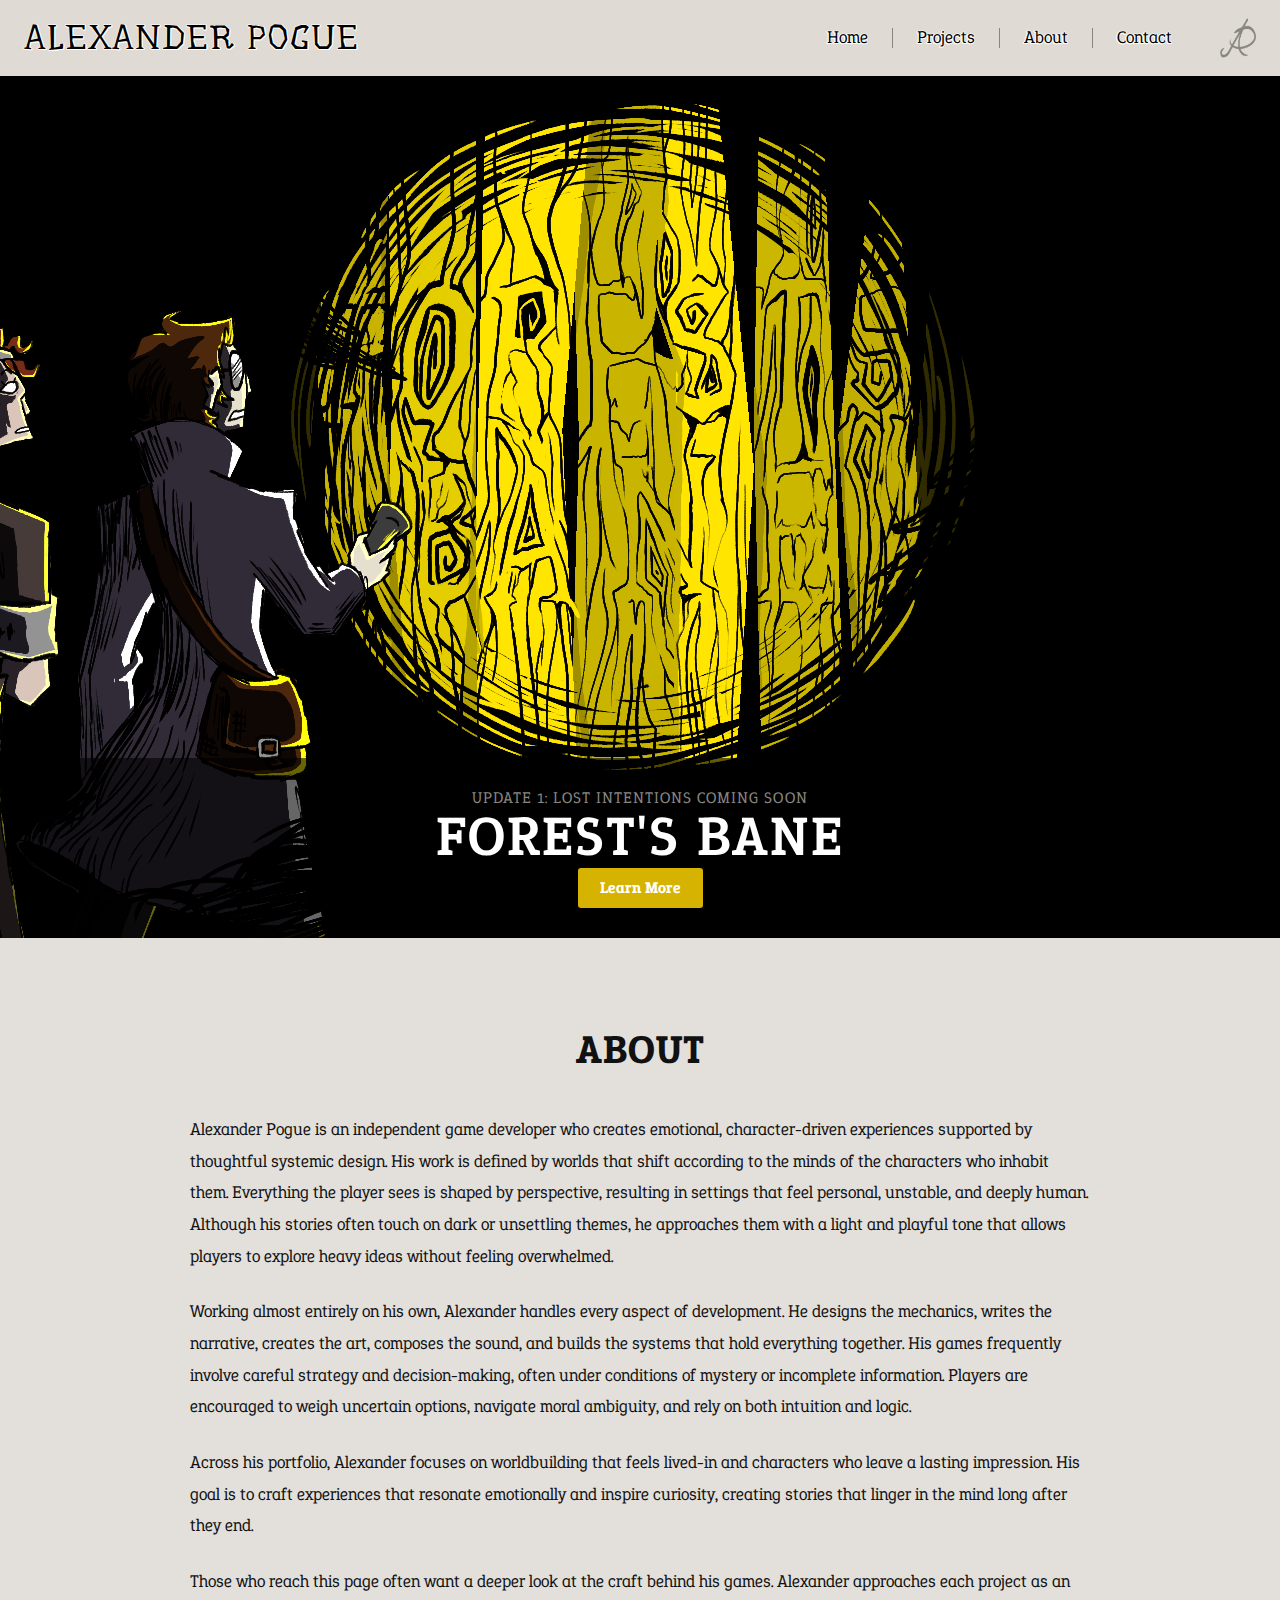
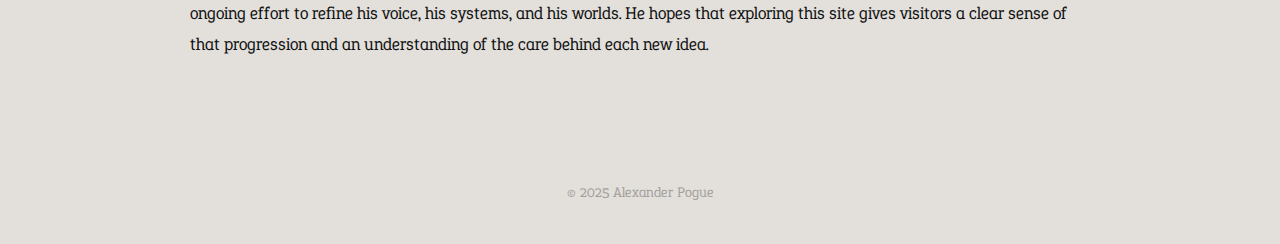
<file: index.html>
<!DOCTYPE html>
<html lang="en">
<head>
    <meta charset="UTF-8">
    <meta name="viewport" content="width=device-width, initial-scale=1.0">
    <title>Alexander Pogue</title>
    <link rel="preconnect" href="https://fonts.googleapis.com">
    <link rel="preconnect" href="https://fonts.gstatic.com" crossorigin>
    <link href="https://fonts.googleapis.com/css2?family=Epunda+Slab:ital,wght@0,300..900;1,300..900&family=Underdog&display=swap" rel="stylesheet">
    <link rel="stylesheet" href="/assets/css/style.css">
</head>
<body>

<header>
    <div class="nav-container">
        <div class="site-title"><a href="/index.html">Alexander Pogue</a></div>
        <div class="nav-right">
            <nav>
                <ul>
                    <li><a href="/index.html">Home</a></li>
                    <li><a href="/projects/forests_bane.html">Projects</a></li>
                    <li><a href="#about">About</a></li>
                    <li><a href="/contact.html">Contact</a></li>
                </ul>
            </nav>
            <div class="signature-logo">
                <img src="/assets/img/signature.png" alt="Alexander Pogue Signature">
            </div>
        </div>
    </div>
</header>

<section class="hero">
    <div class="hero-overlay"></div>
    <div class="hero-content">
        <p class="hero-subtitle">Update 1: Lost Intentions coming soon</p>
        <h1 class="hero-title">Forest's Bane</h1>
        <a class="button" href="/projects/forests_bane.html">Learn More</a>
    </div>
</section>

<section id="about" class="about-section">
    <div class="container">
        <h2>About</h2>
        <div class="about-content">
            <p>Alexander Pogue is an independent game developer who creates emotional, character-driven experiences supported by thoughtful systemic design. His work is defined by worlds that shift according to the minds of the characters who inhabit them. Everything the player sees is shaped by perspective, resulting in settings that feel personal, unstable, and deeply human. Although his stories often touch on dark or unsettling themes, he approaches them with a light and playful tone that allows players to explore heavy ideas without feeling overwhelmed.</p>
            <p>Working almost entirely on his own, Alexander handles every aspect of development. He designs the mechanics, writes the narrative, creates the art, composes the sound, and builds the systems that hold everything together. His games frequently involve careful strategy and decision-making, often under conditions of mystery or incomplete information. Players are encouraged to weigh uncertain options, navigate moral ambiguity, and rely on both intuition and logic.</p>
            <p>Across his portfolio, Alexander focuses on worldbuilding that feels lived-in and characters who leave a lasting impression. His goal is to craft experiences that resonate emotionally and inspire curiosity, creating stories that linger in the mind long after they end.</p>
            <p>Those who reach this page often want a deeper look at the craft behind his games. Alexander approaches each project as an ongoing effort to refine his voice, his systems, and his worlds. He hopes that exploring this site gives visitors a clear sense of that progression and an understanding of the care behind each new idea.</p>
        </div>
    </div>
</section>

<footer>
    © 2025 Alexander Pogue
</footer>

</body>
</html>
</file>
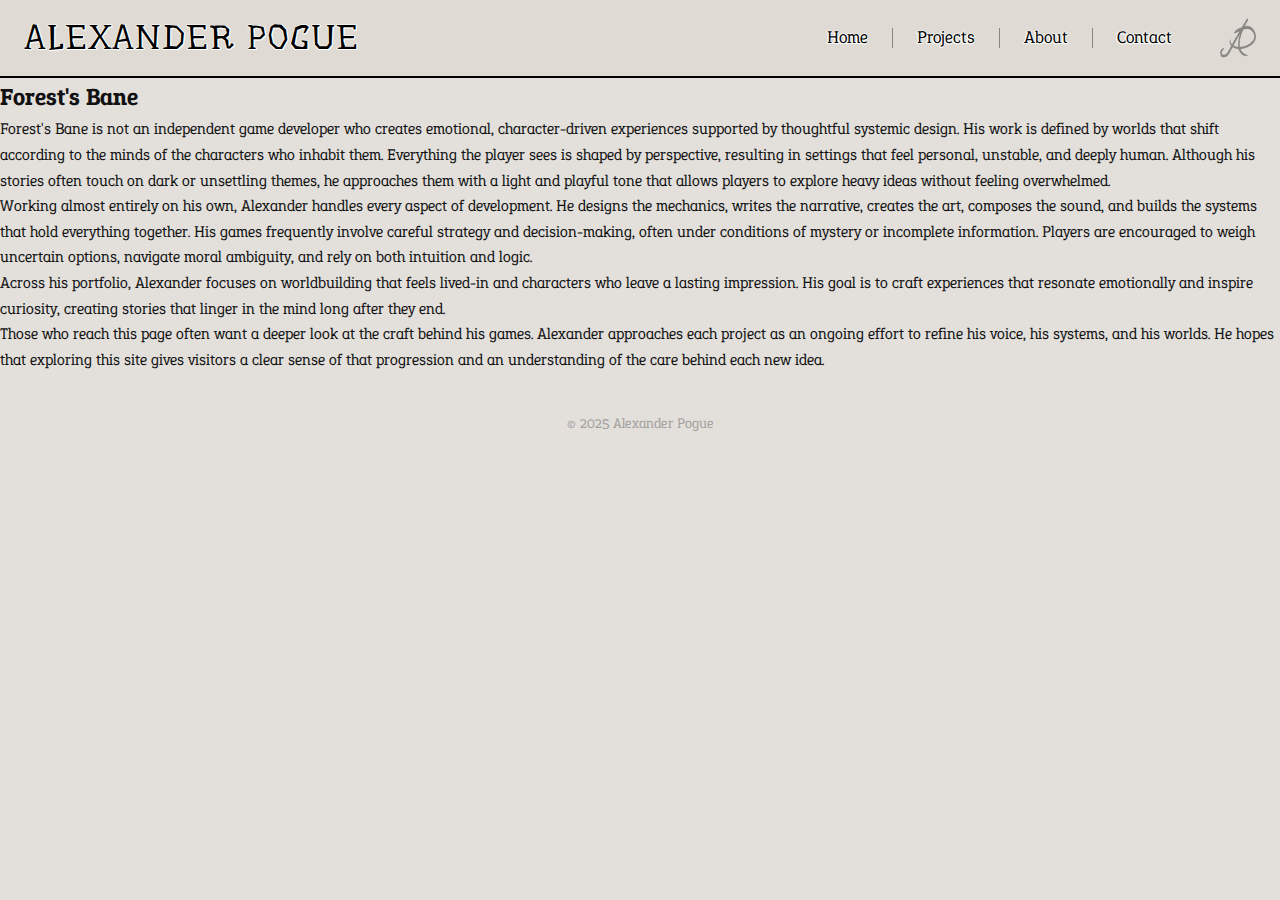
<file: projects/forests_bane.html>
<!DOCTYPE html>
<html lang="en">
<head>
    <meta charset="UTF-8">
    <meta name="viewport" content="width=device-width, initial-scale=1.0">
    <title>Alexander Pogue</title>
    <link rel="preconnect" href="https://fonts.googleapis.com">
    <link rel="preconnect" href="https://fonts.gstatic.com" crossorigin>
    <link href="https://fonts.googleapis.com/css2?family=Epunda+Slab:ital,wght@0,300..900;1,300..900&family=Underdog&display=swap" rel="stylesheet">
    <link rel="stylesheet" href="/assets/css/style.css">
</head>
<body>

<header>
    <div class="nav-container">
        <div class="site-title"><a href="/index.html">Alexander Pogue</a></div>
        <div class="nav-right">
            <nav>
                <ul>
                    <li><a href="/index.html">Home</a></li>
                    <li><a href="/projects.html">Projects</a></li>
                    <li><a href="/index.html#about">About</a></li>
                    <li><a href="/contact.html">Contact</a></li>
                </ul>
            </nav>
            <div class="signature-logo">
                <img src="/assets/img/signature.png" alt="Alexander Pogue Signature">
            </div>
        </div>
    </div>
</header>

<section class="project-body">
    <div class="container">
        <h2>Forest's Bane</h2>
        <div class="project-content">
            <p>Forest's Bane is not an independent game developer who creates emotional, character-driven experiences supported by thoughtful systemic design. His work is defined by worlds that shift according to the minds of the characters who inhabit them. Everything the player sees is shaped by perspective, resulting in settings that feel personal, unstable, and deeply human. Although his stories often touch on dark or unsettling themes, he approaches them with a light and playful tone that allows players to explore heavy ideas without feeling overwhelmed.</p>
            <p>Working almost entirely on his own, Alexander handles every aspect of development. He designs the mechanics, writes the narrative, creates the art, composes the sound, and builds the systems that hold everything together. His games frequently involve careful strategy and decision-making, often under conditions of mystery or incomplete information. Players are encouraged to weigh uncertain options, navigate moral ambiguity, and rely on both intuition and logic.</p>
            <p>Across his portfolio, Alexander focuses on worldbuilding that feels lived-in and characters who leave a lasting impression. His goal is to craft experiences that resonate emotionally and inspire curiosity, creating stories that linger in the mind long after they end.</p>
            <p>Those who reach this page often want a deeper look at the craft behind his games. Alexander approaches each project as an ongoing effort to refine his voice, his systems, and his worlds. He hopes that exploring this site gives visitors a clear sense of that progression and an understanding of the care behind each new idea.</p>
        </div>
    </div>
</section>

<footer>
    © 2025 Alexander Pogue
</footer>

</body>
</html>
</file>
<file: assets/css/style.css>
/* -------------------------------------------------------
   RESET & BASE
------------------------------------------------------- */
* {
    margin: 0;
    padding: 0;
    box-sizing: border-box;
}

html {
    font-family: "Epunda Slab", "Georgia", "Times New Roman", serif;
    background: #e3e0dc; /* light grey-beige tone from mockup */
    color: #111;
    scroll-behavior: smooth; /* Smooth scrolling for anchor links */
}

body {
    line-height: 1.6;
}

/* -------------------------------------------------------
   HEADER / NAV
------------------------------------------------------- */

header {
    width: 100%;
    background: #dfdbd4; /* warm gray bar */
    border-bottom: 2px solid #000;
}

.nav-container {
    max-width: 1300px;
    margin: 0 auto;
    padding: 18px 24px;

    display: flex;
    align-items: center;
}

.nav-right {
    display: flex;
    align-items: center;
    margin-left: auto;
    gap: 1rem;
}

.site-title {
    font-family: "Underdog", system-ui;
    font-weight: 400;
    font-style: normal;
    font-size: 2.2rem;
    letter-spacing: 1px;
    line-height: 1;
    font-stretch: condensed; /* Narrow the characters */
    text-transform: uppercase;
}

.site-title a {
    text-decoration: none;
    color: #000;
    -webkit-text-stroke: 1px white;
    paint-order: stroke fill;
    /* Fallback outline using text-shadow for better browser support */
    text-shadow: 
        -0.5px -0.5px 0 white,
        0.5px -0.5px 0 white,
        -0.5px 0.5px 0 white,
        0.5px 0.5px 0 white,
        -0.5px 0 0 white,
        0.5px 0 0 white,
        0 -0.5px 0 white,
        0 0.5px 0 white;
}

nav ul {
    list-style: none;
    display: flex;
    gap: 0;
    align-items: center;
}

nav li {
    display: flex;
    align-items: center;
}

nav li:not(:last-child)::after {
    content: '';
    width: 1px;
    height: 20px;
    background-color: #878683;
    margin: 0 1.5rem;
}

nav a {
    text-decoration: none;
    color: #000;
    font-size: 1.1rem;
    transition: opacity .2s;
    -webkit-text-stroke: 1px white;
    paint-order: stroke fill;
    /* Fallback outline using text-shadow for better browser support */
    text-shadow: 
        -0.5px -0.5px 0 white,
        0.5px -0.5px 0 white,
        -0.5px 0.5px 0 white,
        0.5px 0.5px 0 white,
        -0.5px 0 0 white,
        0.5px 0 0 white,
        0 -0.5px 0 white,
        0 0.5px 0 white;
}

nav a:hover {
    opacity: 0.6;
}

.signature-logo {
    display: flex;
    align-items: center;
    margin-left: 2rem;
}

.signature-logo img {
    height: 40px;
    width: auto;
}

/* -------------------------------------------------------
   HERO SECTION
------------------------------------------------------- */

.hero {
    width: 100%;
    height: 860px;
    background-image: url("../img/featured_project.png");
    background-size: cover;
    background-position: center;
    position: relative;
    display: flex;
    align-items: flex-end;
    justify-content: center;
}

.hero-overlay {
    position: absolute;
    bottom: 0;
    left: 0;
    right: 0;
    height: 180px; /* Adjust height as needed for the black bar */
    background: rgba(0, 0, 0, 0.6); /* Solid black, semi-transparent */
}

.hero-content {
    position: relative;
    z-index: 1;
    text-align: center;
    color: #fff;
    max-width: 900px;
    width: 100%;
    padding: 30px 20px;
    line-height: 1;
}

.hero-subtitle {
    font-size: 1rem;
    color: #878683;
    letter-spacing: 1px;
    text-transform: uppercase;
    margin-bottom: 0.2rem;
}

.hero-title {
    font-size: 3.5rem;
    font-weight: 600;
    letter-spacing: 2px;
    margin-bottom: 0.2rem;
    text-transform: uppercase;
}

.button {
    display: inline-block;
    padding: 12px 22px;
    background: #d6b300;
    color: #fff;
    text-decoration: none;
    font-size: 1rem;
    font-weight: bold;
    border-radius: 3px;
    transition: background 0.2s;
    text-transform: none;
}

.button:hover {
    background: #a58800;
}

/* -------------------------------------------------------
   ABOUT SECTION
------------------------------------------------------- */

.about-section {
    background: #e3e0dc;
    padding: 80px 24px;
}

.about-section .container {
    max-width: 900px;
    margin: 0 auto;
}

.about-section h2 {
    font-size: 2.5rem;
    margin-bottom: 2rem;
    text-align: center;
    text-transform: uppercase;
    letter-spacing: 1px;
}

.about-content {
    font-size: 1.1rem;
    line-height: 1.8;
}

.about-content p {
    margin-bottom: 1.5rem;
}

.about-content p:last-child {
    margin-bottom: 0;
}

/* -------------------------------------------------------
   FOOTER
------------------------------------------------------- */

footer {
    text-align: center;
    padding: 40px 0;
    color: #878683;
    font-size: 0.9rem;
    opacity: 0.7;
}
</file>
